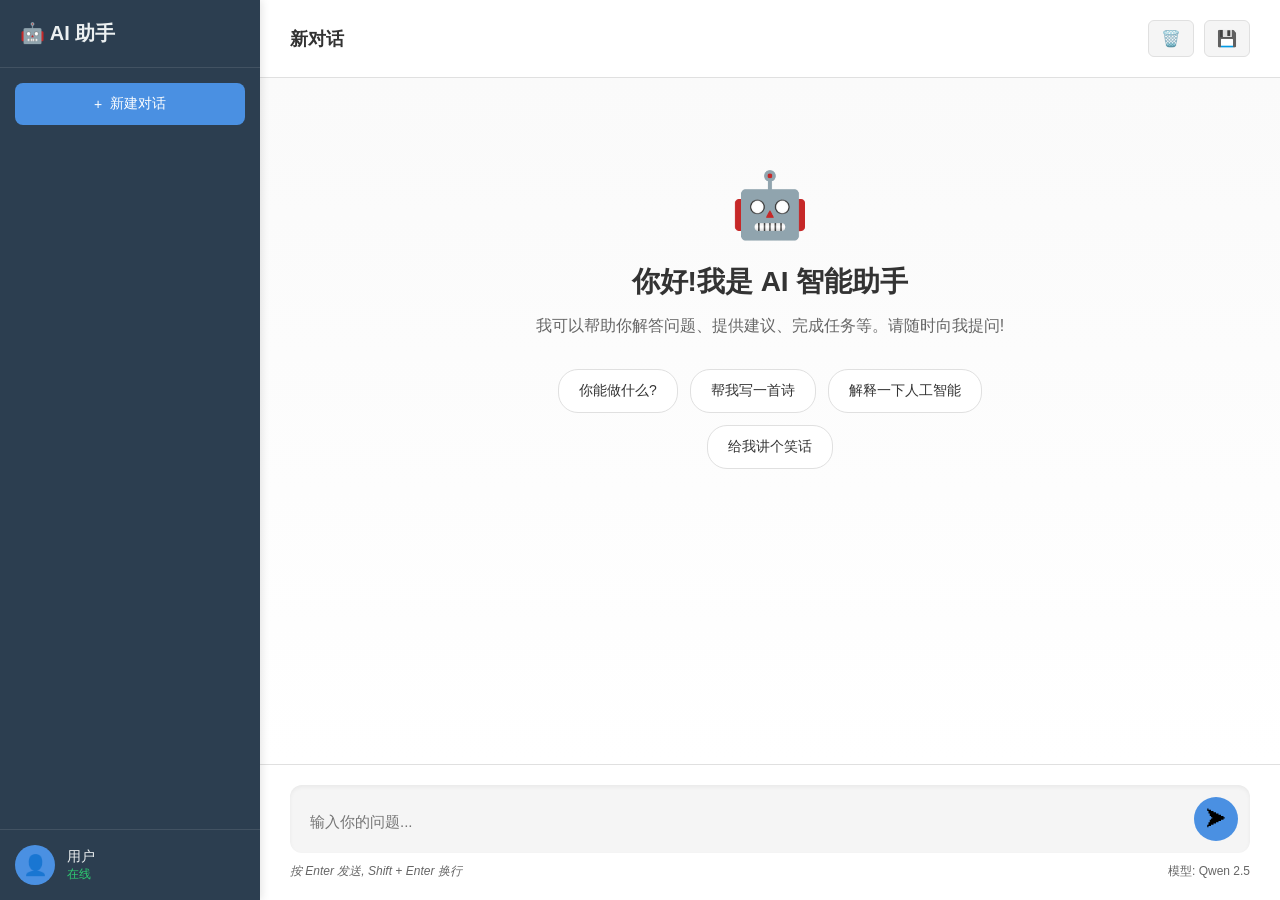
<file: src/main/resources/static/index.html>
<!DOCTYPE html>
<html lang="zh-CN">
<head>
    <meta charset="UTF-8">
    <meta name="viewport" content="width=device-width, initial-scale=1.0">
    <title>AI 智能助手</title>
    <link rel="stylesheet" href="css/style.css">
</head>
<body>
    <div class="app-container">
        <!-- 侧边栏 -->
        <aside class="sidebar">
            <div class="sidebar-header">
                <h1>🤖 AI 助手</h1>
            </div>
            <button class="new-chat-btn" onclick="newChat()">
                <span>+</span> 新建对话
            </button>
            <div class="chat-history" id="chatHistory">
                <!-- 聊天记录会动态添加到这里 -->
            </div>
            <div class="sidebar-footer">
                <div class="user-info">
                    <div class="avatar">👤</div>
                    <div class="user-details">
                        <div class="user-name">用户</div>
                        <div class="user-status">在线</div>
                    </div>
                </div>
            </div>
        </aside>

        <!-- 主聊天区域 -->
        <main class="main-chat">
            <!-- 聊天头部 -->
            <header class="chat-header">
                <div class="chat-title">
                    <h2 id="currentChatTitle">新对话</h2>
                </div>
                <div class="chat-actions">
                    <button class="action-btn" onclick="clearChat()" title="清空聊天">🗑️</button>
                    <button class="action-btn" onclick="exportChat()" title="导出聊天">💾</button>
                </div>
            </header>

            <!-- 消息区域 -->
            <div class="messages-container" id="messagesContainer">
                <div class="welcome-message">
                    <div class="welcome-icon">🤖</div>
                    <h2>你好!我是 AI 智能助手</h2>
                    <p>我可以帮助你解答问题、提供建议、完成任务等。请随时向我提问!</p>
                    <div class="quick-actions">
                        <button class="quick-action-btn" onclick="sendQuickQuestion('你能做什么?')">你能做什么?</button>
                        <button class="quick-action-btn" onclick="sendQuickQuestion('帮我写一首诗')">帮我写一首诗</button>
                        <button class="quick-action-btn" onclick="sendQuickQuestion('解释一下人工智能')">解释一下人工智能</button>
                        <button class="quick-action-btn" onclick="sendQuickQuestion('给我讲个笑话')">给我讲个笑话</button>
                    </div>
                </div>
            </div>

            <!-- 输入区域 -->
            <div class="input-container">
                <div class="input-wrapper">
                    <textarea 
                        id="messageInput" 
                        placeholder="输入你的问题..." 
                        rows="1"
                        onkeydown="handleKeyDown(event)"
                        oninput="autoResizeTextarea(this)"
                    ></textarea>
                    <button class="send-btn" onclick="sendMessage()" id="sendBtn">
                        <span id="sendIcon">➤</span>
                        <span id="loadingIcon" class="loading" style="display: none;">⏳</span>
                    </button>
                </div>
                <div class="input-footer">
                    <span class="hint-text">按 Enter 发送, Shift + Enter 换行</span>
                    <span class="model-info">模型: Qwen 2.5</span>
                </div>
            </div>
        </main>
    </div>

    <script src="js/chat.js"></script>
</body>
</html>
</file>
<file: src/main/resources/static/css/style.css>
/* 全局样式重置 */
* {
    margin: 0;
    padding: 0;
    box-sizing: border-box;
}

:root {
    --primary-color: #4a90e2;
    --primary-hover: #357abd;
    --bg-primary: #ffffff;
    --bg-secondary: #f5f5f5;
    --bg-sidebar: #2c3e50;
    --text-primary: #333333;
    --text-secondary: #666666;
    --text-sidebar: #ecf0f1;
    --border-color: #e0e0e0;
    --user-msg-bg: #4a90e2;
    --ai-msg-bg: #f0f0f0;
    --shadow: 0 2px 8px rgba(0, 0, 0, 0.1);
}

body {
    font-family: -apple-system, BlinkMacSystemFont, 'Segoe UI', 'Roboto', 'Oxygen', 'Ubuntu', 'Cantarell', sans-serif;
    background: var(--bg-secondary);
    color: var(--text-primary);
    overflow: hidden;
    height: 100vh;
}

/* 应用容器 */
.app-container {
    display: flex;
    height: 100vh;
    width: 100vw;
}

/* 侧边栏 */
.sidebar {
    width: 260px;
    background: var(--bg-sidebar);
    color: var(--text-sidebar);
    display: flex;
    flex-direction: column;
    box-shadow: 2px 0 8px rgba(0, 0, 0, 0.1);
    z-index: 10;
}

.sidebar-header {
    padding: 20px;
    border-bottom: 1px solid rgba(255, 255, 255, 0.1);
}

.sidebar-header h1 {
    font-size: 20px;
    font-weight: 600;
}

.new-chat-btn {
    margin: 15px;
    padding: 12px;
    background: var(--primary-color);
    color: white;
    border: none;
    border-radius: 8px;
    cursor: pointer;
    font-size: 14px;
    font-weight: 500;
    transition: all 0.3s;
    display: flex;
    align-items: center;
    justify-content: center;
    gap: 8px;
}

.new-chat-btn:hover {
    background: var(--primary-hover);
    transform: translateY(-2px);
    box-shadow: 0 4px 12px rgba(74, 144, 226, 0.3);
}

.chat-history {
    flex: 1;
    overflow-y: auto;
    padding: 10px;
}

.chat-history-item {
    padding: 12px;
    margin-bottom: 8px;
    background: rgba(255, 255, 255, 0.05);
    border-radius: 6px;
    cursor: pointer;
    transition: all 0.2s;
    white-space: nowrap;
    overflow: hidden;
    text-overflow: ellipsis;
    font-size: 14px;
}

.chat-history-item:hover {
    background: rgba(255, 255, 255, 0.1);
}

.chat-history-item.active {
    background: rgba(255, 255, 255, 0.15);
    border-left: 3px solid var(--primary-color);
}

.sidebar-footer {
    padding: 15px;
    border-top: 1px solid rgba(255, 255, 255, 0.1);
}

.user-info {
    display: flex;
    align-items: center;
    gap: 12px;
}

.avatar {
    width: 40px;
    height: 40px;
    border-radius: 50%;
    background: var(--primary-color);
    display: flex;
    align-items: center;
    justify-content: center;
    font-size: 20px;
}

.user-details {
    flex: 1;
}

.user-name {
    font-weight: 500;
    font-size: 14px;
}

.user-status {
    font-size: 12px;
    color: #2ecc71;
}

/* 主聊天区域 */
.main-chat {
    flex: 1;
    display: flex;
    flex-direction: column;
    background: var(--bg-primary);
}

/* 聊天头部 */
.chat-header {
    padding: 20px 30px;
    background: var(--bg-primary);
    border-bottom: 1px solid var(--border-color);
    display: flex;
    justify-content: space-between;
    align-items: center;
    box-shadow: var(--shadow);
}

.chat-title h2 {
    font-size: 18px;
    font-weight: 600;
    color: var(--text-primary);
}

.chat-actions {
    display: flex;
    gap: 10px;
}

.action-btn {
    padding: 8px 12px;
    background: var(--bg-secondary);
    border: 1px solid var(--border-color);
    border-radius: 6px;
    cursor: pointer;
    font-size: 16px;
    transition: all 0.2s;
}

.action-btn:hover {
    background: var(--primary-color);
    color: white;
    border-color: var(--primary-color);
}

/* 消息容器 */
.messages-container {
    flex: 1;
    overflow-y: auto;
    padding: 30px;
    background: linear-gradient(to bottom, #fafafa, #ffffff);
}

/* 欢迎消息 */
.welcome-message {
    text-align: center;
    padding: 60px 20px;
    max-width: 600px;
    margin: 0 auto;
}

.welcome-icon {
    font-size: 64px;
    margin-bottom: 20px;
}

.welcome-message h2 {
    font-size: 28px;
    margin-bottom: 12px;
    color: var(--text-primary);
}

.welcome-message p {
    font-size: 16px;
    color: var(--text-secondary);
    margin-bottom: 30px;
    line-height: 1.6;
}

.quick-actions {
    display: flex;
    flex-wrap: wrap;
    gap: 12px;
    justify-content: center;
}

.quick-action-btn {
    padding: 12px 20px;
    background: var(--bg-primary);
    border: 1px solid var(--border-color);
    border-radius: 20px;
    cursor: pointer;
    font-size: 14px;
    transition: all 0.2s;
    color: var(--text-primary);
}

.quick-action-btn:hover {
    background: var(--primary-color);
    color: white;
    border-color: var(--primary-color);
    transform: translateY(-2px);
    box-shadow: 0 4px 12px rgba(74, 144, 226, 0.2);
}

/* 消息气泡 */
.message {
    display: flex;
    margin-bottom: 20px;
    animation: fadeIn 0.3s ease-in;
}

@keyframes fadeIn {
    from {
        opacity: 0;
        transform: translateY(10px);
    }
    to {
        opacity: 1;
        transform: translateY(0);
    }
}

.message.user {
    justify-content: flex-end;
}

.message.ai {
    justify-content: flex-start;
}

.message-bubble {
    max-width: 70%;
    padding: 12px 18px;
    border-radius: 12px;
    box-shadow: var(--shadow);
    line-height: 1.6;
    word-wrap: break-word;
}

.message.user .message-bubble {
    background: var(--user-msg-bg);
    color: white;
    border-bottom-right-radius: 4px;
}

.message.ai .message-bubble {
    background: var(--ai-msg-bg);
    color: var(--text-primary);
    border-bottom-left-radius: 4px;
}

.message-icon {
    width: 36px;
    height: 36px;
    border-radius: 50%;
    display: flex;
    align-items: center;
    justify-content: center;
    font-size: 18px;
    margin: 0 10px;
    flex-shrink: 0;
}

.message.user .message-icon {
    background: var(--primary-color);
    order: 2;
}

.message.ai .message-icon {
    background: #9b59b6;
    order: 1;
}

/* 输入区域 */
.input-container {
    padding: 20px 30px;
    background: var(--bg-primary);
    border-top: 1px solid var(--border-color);
}

.input-wrapper {
    display: flex;
    gap: 12px;
    align-items: flex-end;
    background: var(--bg-secondary);
    padding: 12px;
    border-radius: 12px;
    box-shadow: inset 0 2px 4px rgba(0, 0, 0, 0.05);
}

#messageInput {
    flex: 1;
    border: none;
    background: transparent;
    resize: none;
    font-size: 15px;
    font-family: inherit;
    padding: 8px;
    max-height: 150px;
    outline: none;
    line-height: 1.5;
}

.send-btn {
    width: 44px;
    height: 44px;
    border-radius: 50%;
    background: var(--primary-color);
    border: none;
    cursor: pointer;
    display: flex;
    align-items: center;
    justify-content: center;
    font-size: 20px;
    transition: all 0.2s;
    flex-shrink: 0;
}

.send-btn:hover {
    background: var(--primary-hover);
    transform: scale(1.05);
}

.send-btn:active {
    transform: scale(0.95);
}

.send-btn:disabled {
    background: #ccc;
    cursor: not-allowed;
}

.input-footer {
    display: flex;
    justify-content: space-between;
    margin-top: 10px;
    font-size: 12px;
    color: var(--text-secondary);
}

.hint-text {
    font-style: italic;
}

.model-info {
    font-weight: 500;
}

/* 加载动画 */
.loading {
    display: inline-block;
    animation: spin 1s linear infinite;
}

@keyframes spin {
    from { transform: rotate(0deg); }
    to { transform: rotate(360deg); }
}

.typing-indicator {
    display: inline-flex;
    gap: 4px;
    align-items: center;
    padding: 12px 18px;
}

.typing-indicator span {
    width: 8px;
    height: 8px;
    border-radius: 50%;
    background: var(--text-secondary);
    animation: typing 1.4s infinite;
}

.typing-indicator span:nth-child(2) {
    animation-delay: 0.2s;
}

.typing-indicator span:nth-child(3) {
    animation-delay: 0.4s;
}

@keyframes typing {
    0%, 60%, 100% {
        transform: translateY(0);
        opacity: 0.7;
    }
    30% {
        transform: translateY(-10px);
        opacity: 1;
    }
}

/* 滚动条样式 */
::-webkit-scrollbar {
    width: 8px;
}

::-webkit-scrollbar-track {
    background: transparent;
}

::-webkit-scrollbar-thumb {
    background: #ccc;
    border-radius: 4px;
}

::-webkit-scrollbar-thumb:hover {
    background: #999;
}

/* 响应式设计 */
@media (max-width: 768px) {
    .sidebar {
        display: none;
    }
    
    .messages-container {
        padding: 20px 15px;
    }
    
    .message-bubble {
        max-width: 85%;
    }
    
    .input-container {
        padding: 15px;
    }
    
    .welcome-message {
        padding: 40px 15px;
    }
    
    .welcome-message h2 {
        font-size: 24px;
    }
}
</file>
